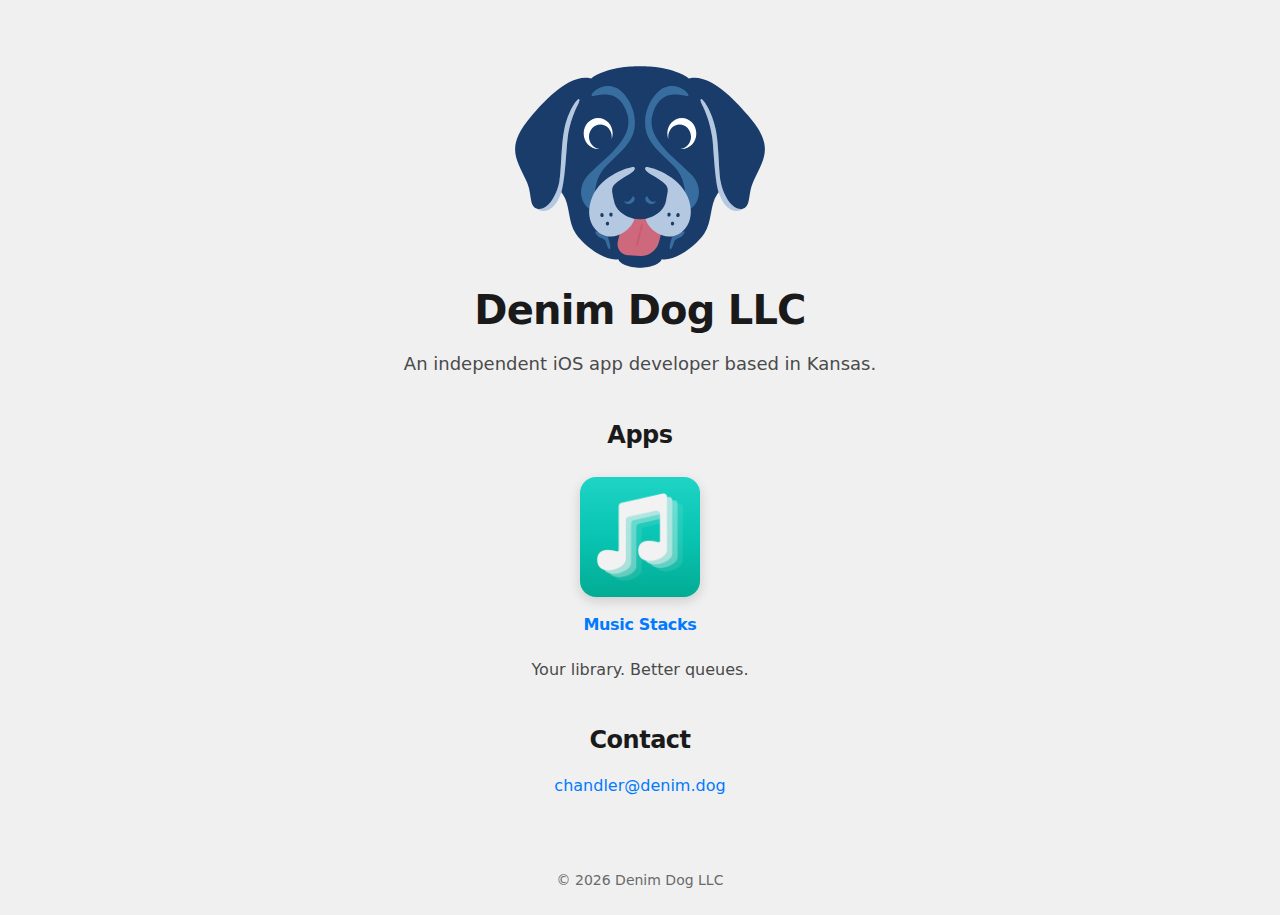
<file: index.html>
<!DOCTYPE html>
<html lang="en">
<head>
    <meta charset="UTF-8">
    <meta name="viewport" content="width=device-width, initial-scale=1.0">
    <link rel="canonical" href="https://denim.dog">
    <title>Denim Dog LLC</title>
    <meta name="description" content="An independent iOS app developer based in Kansas.">
    <meta name="author" content="Denim Dog LLC">
    <link rel="icon" type="image/svg+xml" href="logo.svg">
    <link rel="preload" href="logo.svg" as="image" type="image/svg+xml">
    <meta property="og:title" content="Denim Dog LLC">
    <meta property="og:description" content="An independent iOS app developer based in Kansas.">
    <meta property="og:type" content="website">
    <meta property="og:url" content="https://denim.dog">
    <meta property="og:image" content="https://denim.dog/logo-social.png">
    <meta property="og:image:type" content="image/png">
    <meta property="og:image:alt" content="Denim Dog LLC Logo">
    <meta name="twitter:card" content="summary">
    <meta name="twitter:title" content="Denim Dog LLC">
    <meta name="twitter:description" content="An independent iOS app developer based in Kansas.">
    <meta name="twitter:image" content="https://denim.dog/logo-social.png">
    <meta name="twitter:image:alt" content="Denim Dog LLC Logo">
    
    <!-- Structured Data for SEO -->
    <script type="application/ld+json">
    {
        "@context": "https://schema.org",
        "@type": "Organization",
        "name": "Denim Dog LLC",
        "description": "An independent iOS app developer based in Kansas",
        "url": "https://denim.dog",
        "logo": "https://denim.dog/logo.svg",
        "contactPoint": {
            "@type": "ContactPoint",
            "email": "chandler@denim.dog",
            "contactType": "customer service"
        }
    }
    </script>
    
    <style>
        :root {
            --color-bg-light: #f0f0f0;
            --color-bg-dark: #1c1c1e;
            --color-text-primary-light: #1a1a1a;
            --color-text-primary-dark: #ffffff;
            --color-text-secondary-light: #4a4a4a;
            --color-text-secondary-dark: #d1d1d6;
            --color-text-tertiary-light: #6a6a6a;
            --color-text-tertiary-dark: #98989d;
            --color-accent-light: #007AFF;
            --color-accent-dark: #0A84FF;
            --color-accent-hover-light: #0056CC;
            --color-accent-hover-dark: #409CFF;
            --color-border-light: #e0e0e0;
            --color-border-dark: #3a3a3c;
            
            --spacing-xs: 0.5rem;
            --spacing-sm: 0.75rem;
            --spacing-md: 1rem;
            --spacing-lg: 1.5rem;
            --spacing-xl: 2rem;
            
            --font-size-sm: 0.875rem;
            --font-size-md: 1rem;
            --font-size-lg: 1.125rem;
            --font-size-xl: 1.5rem;
            
            --border-radius: 8px;
            --border-radius-lg: 16px;
            
            --shadow-app-icon: 0 4px 12px rgba(0, 0, 0, 0.15);
            --transition-default: 0.2s ease;
            
            /* Responsive sizes */
            --logo-size: clamp(250px, 20vw, 500px);
            --app-icon-size: clamp(70px, 12vw, 120px);
            --body-padding-top: clamp(2rem, 5vw, 4rem);
            --section-spacing: clamp(1.5rem, 4vw, 2.5rem);
            --section-bottom-spacing: clamp(2rem, 6vw, 3rem);
            --company-name-font-size: clamp(1.5rem, 4vw, 2.5rem);
            --footer-padding: clamp(1rem, 2vw, 1.5rem);
        }

        * {
            margin: 0;
            padding: 0;
            box-sizing: border-box;
        }

        html {
            background-color: var(--color-bg-light);
        }

        body {
            min-height: 100vh;
            background-color: var(--color-bg-light);
            display: flex;
            flex-direction: column;
            align-items: center;
            overflow-x: hidden;
            padding-top: var(--body-padding-top);
            font-family: -apple-system, BlinkMacSystemFont, 'Segoe UI', system-ui, sans-serif;
            line-height: 1.5;
        }

        .logo-container {
            display: flex;
            flex-direction: column;
            align-items: center;
        }

        .logo {
            width: var(--logo-size);
            height: auto;
            max-width: 80vw;
        }

        .company-name {
            color: var(--color-text-primary-light);
            font-size: var(--company-name-font-size);
            font-weight: 600;
            letter-spacing: -0.02em;
            margin-top: var(--spacing-md);
            text-align: center;
            line-height: 1.2;
        }

        .company-description {
            color: var(--color-text-secondary-light);
            font-size: var(--font-size-lg);
            margin-top: var(--spacing-md);
            text-align: center;
            max-width: 600px;
        }

        .contact-text {
            color: var(--color-text-secondary-light);
            font-size: var(--font-size-md);
            margin-top: var(--spacing-xs);
            text-align: center;
        }

        .contact-link {
            color: var(--color-accent-light);
            text-decoration: none;
            font-weight: 500;
            transition: color var(--transition-default);
        }

        .contact-link:hover {
            text-decoration: underline;
            color: var(--color-accent-hover-light);
        }

        .contact-link:focus {
            outline: 2px solid var(--color-accent-light);
            outline-offset: 2px;
        }

        .apps-section {
            margin-top: var(--section-spacing);
            text-align: center;
        }

        .apps-section:last-of-type {
            margin-bottom: var(--section-bottom-spacing);
        }

        .apps-heading {
            color: var(--color-text-primary-light);
            font-size: var(--font-size-xl);
            font-weight: 600;
            margin-bottom: var(--spacing-md);
            letter-spacing: -0.02em;
        }

        .app-item {
            display: flex;
            flex-direction: column;
            align-items: center;
        }

        .app-link {
            text-decoration: none;
            display: flex;
            flex-direction: column;
            align-items: center;
            border-radius: var(--border-radius);
            padding: var(--spacing-xs);
            transition: opacity var(--transition-default);
        }

        .app-link:hover {
            opacity: 0.8;
        }

        .app-link:focus {
            outline: 2px solid var(--color-accent-light);
            outline-offset: 2px;
        }

        .app-icon {
            width: var(--app-icon-size);
            height: var(--app-icon-size);
            border-radius: var(--border-radius-lg);
            box-shadow: var(--shadow-app-icon);
        }

        .app-icon-light {
            display: block;
        }

        .app-icon-dark {
            display: none;
        }

        .app-name {
            color: var(--color-accent-light);
            font-size: var(--font-size-md);
            font-weight: 600;
            margin-top: var(--spacing-md);
            letter-spacing: -0.02em;
            transition: color var(--transition-default);
        }

        .app-link:hover .app-name {
            color: var(--color-accent-hover-light);
        }

        .app-description {
            color: var(--color-text-secondary-light);
            font-size: var(--font-size-md);
            margin-top: var(--spacing-sm);
            text-align: center;
            line-height: 1.6;
            max-width: 480px;
        }

        footer {
            margin-top: auto;
            padding: var(--footer-padding) var(--spacing-md);
            text-align: center;
            width: 100%;
            display: flex;
            flex-direction: column;
            gap: var(--spacing-xs);
        }

        .copyright {
            color: var(--color-text-tertiary-light);
            font-size: var(--font-size-sm);
        }

        /* Dark Mode */
        @media (prefers-color-scheme: dark) {
            html,
            body {
                background-color: var(--color-bg-dark);
            }

            .company-name,
            .apps-heading {
                color: var(--color-text-primary-dark);
            }

            .company-description,
            .contact-text,
            .app-description {
                color: var(--color-text-secondary-dark);
            }

            .contact-link,
            .app-name {
                color: var(--color-accent-dark);
            }

            .contact-link:hover,
            .app-link:hover .app-name {
                color: var(--color-accent-hover-dark);
            }

            .contact-link:focus,
            .app-link:focus {
                outline-color: var(--color-accent-dark);
            }

            .copyright {
                color: var(--color-text-tertiary-dark);
            }

            .app-icon-light {
                display: none;
            }

            .app-icon-dark {
                display: block;
            }
        }

        /* Accessibility */
        @media (prefers-reduced-motion: reduce) {
            *,
            *::before,
            *::after {
                animation-duration: 0.01ms !important;
                animation-iteration-count: 1 !important;
                transition-duration: 0.01ms !important;
            }
        }

        /* Print */
        @media print {
            body {
                background: white;
                color: black;
                padding: 0;
            }
            
            .app-icon-dark {
                display: none;
            }
            
            .app-icon-light {
                display: block;
            }
        }
    </style>
</head>
<body>
    <main>
        <header class="logo-container">
            <img src="logo.svg" alt="Denim Dog LLC Logo" class="logo" loading="eager">
            
            <h1 class="company-name">Denim Dog LLC</h1>
            
            <p class="company-description">An independent iOS app developer based in Kansas.</p>
        </header>
        
        <section class="apps-section">
            <h2 class="apps-heading">Apps</h2>
            <div class="app-item">
                <a href="https://musicstacks.app" class="app-link" aria-label="Learn more about Music Stacks app">
                    <img src="music-stacks-icon.png" alt="Music Stacks app icon" class="app-icon app-icon-light" loading="lazy">
                    <img src="music-stacks-icon-dark.png" alt="Music Stacks app icon" class="app-icon app-icon-dark" loading="lazy">
                    <div class="app-name">Music Stacks</div>
                </a>
                <p class="app-description">Your library. Better queues.</p>
            </div>
        </section>
        
        <section class="apps-section">
            <h2 class="apps-heading">Contact</h2>
            <p class="contact-text"><a href="mailto:chandler@denim.dog" class="contact-link">chandler@denim.dog</a></p>
        </section>
    </main>

    <footer>
        <div class="copyright">
            &copy; 2026 Denim Dog LLC
        </div>
    </footer>
</body>
</html>
</file>
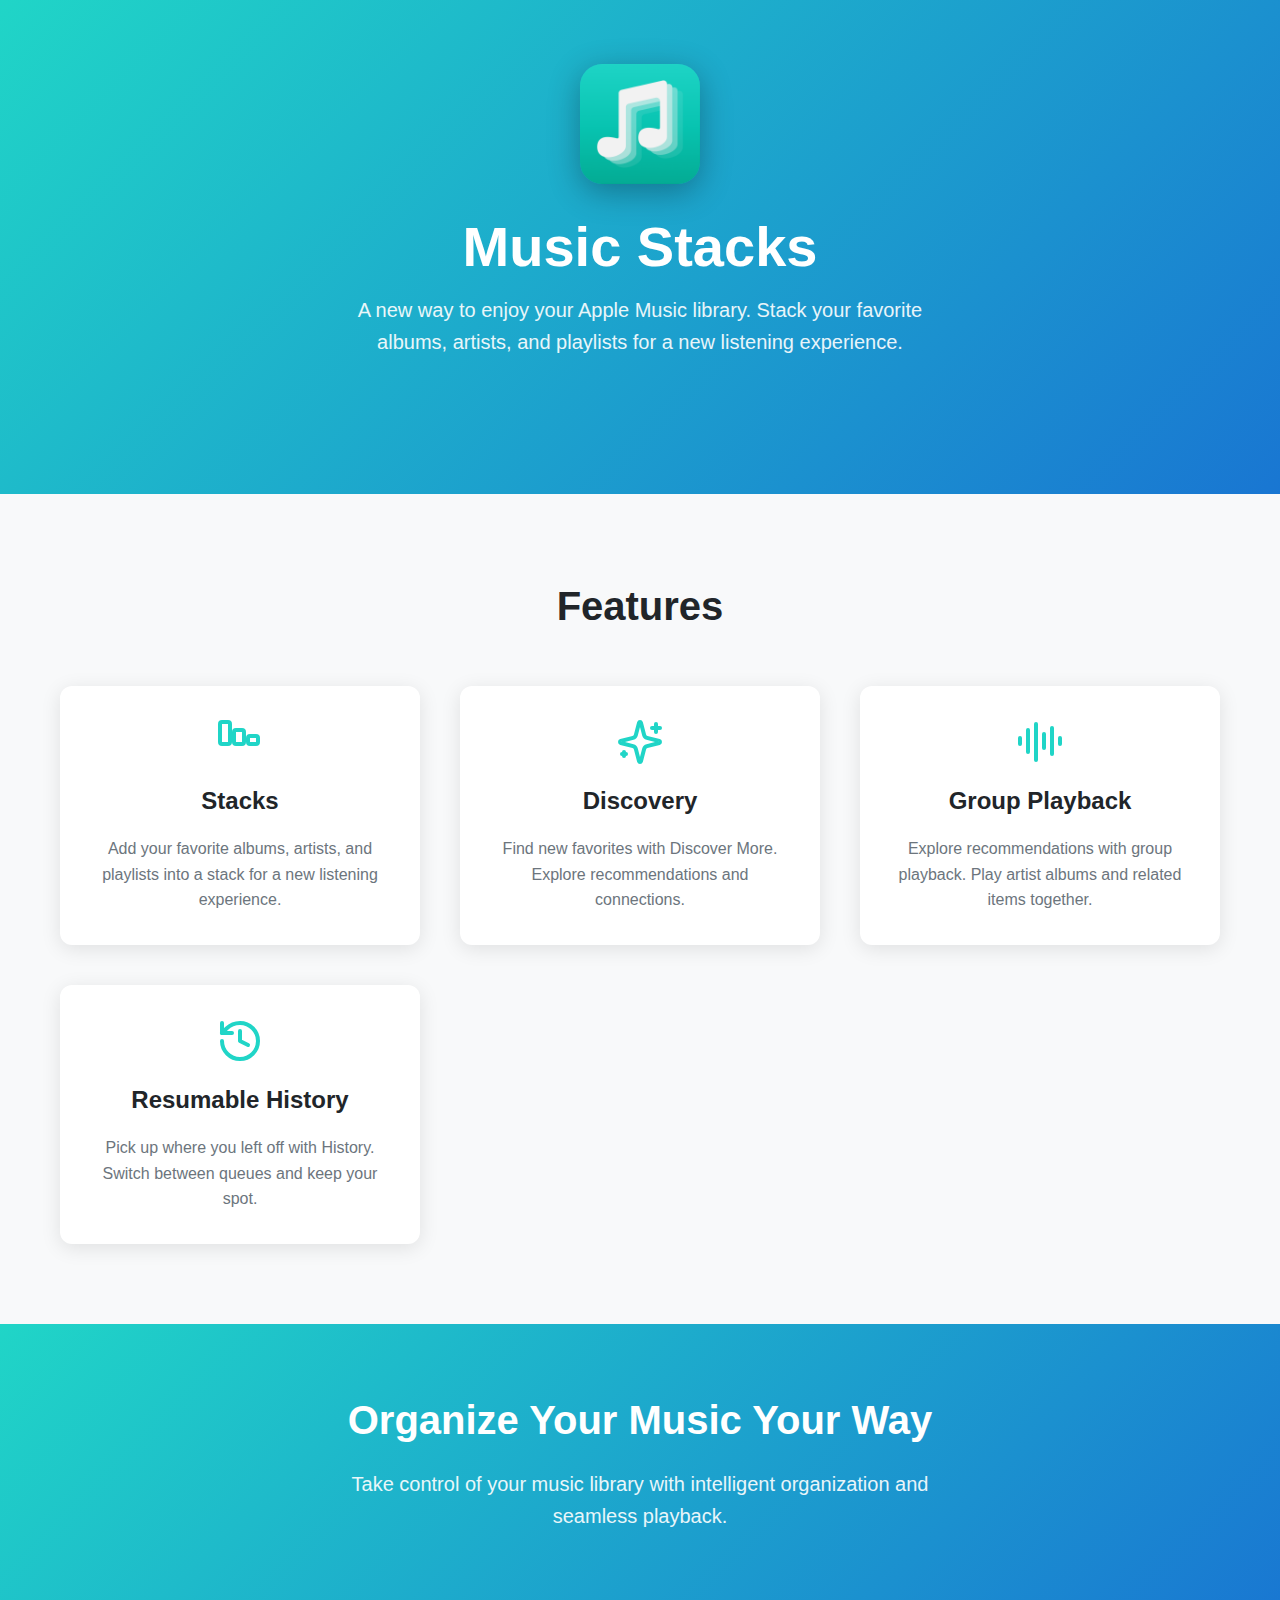
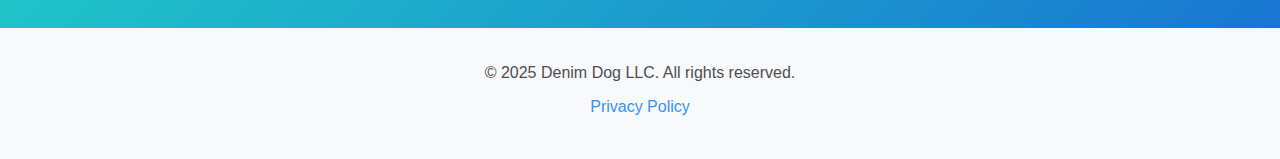
<file: musicstacks/index.html>
<!DOCTYPE html>
<html lang="en">
<head>
    <meta charset="UTF-8">
    <meta name="viewport" content="width=device-width, initial-scale=1.0">
    <title>Music Stacks - Organize Your Music Your Way</title>
    <meta name="description" content="Music Stacks - The ultimate music organization app for Apple Music. Create custom stacks, discover new music, and enjoy seamless playback.">
    <link rel="icon" type="image/png" href="app-icon.png">
    <link rel="apple-touch-icon" href="app-icon.png">
    <link rel="stylesheet" href="styles.css">
</head>
<body>
    <main>
        <section class="hero">
            <div class="container">
                <div class="hero-content">
                    <div class="app-icon-container">
                        <img src="app-icon.png" alt="Music Stacks App Icon" class="app-icon" width="120" height="120">
                    </div>
                    <h1 class="app-title">Music Stacks</h1>
                    <p class="hero-subtitle">A new way to enjoy your Apple Music library. Stack your favorite albums, artists, and playlists for a new listening experience.</p>
                    <!-- Hide App Store badge until available
                    <div class="cta-container">
                        <a href="#" class="app-store-button" aria-label="Download Music Stacks on the App Store">
                            <img src="app-store-badge-black.svg" alt="Download on the App Store" class="app-store-badge">
                        </a>
                    </div>
                    -->
                </div>
            </div>
        </section>

        <section class="features">
            <div class="container">
                <h2>Features</h2>
                <div class="features-grid">
                    <div class="feature">
                        <div class="feature-icon">
                            <svg viewBox="0 0 24 24" fill="none" stroke="currentColor" stroke-width="2" stroke-linecap="round" stroke-linejoin="round">
                                <rect width="5" height="11" x="2" y="2" rx="1"/>
                                <rect width="5" height="7" x="9" y="6" rx="1"/>
                                <rect width="5" height="4" x="16" y="9" rx="1"/>
                            </svg>
                        </div>
                        <h3>Stacks</h3>
                        <p>Add your favorite albums, artists, and playlists into a stack for a new listening experience.</p>
                    </div>
                    <div class="feature">
                        <div class="feature-icon">
                            <svg viewBox="0 0 24 24" fill="none" stroke="currentColor" stroke-width="2" stroke-linecap="round" stroke-linejoin="round">
                                <path d="M9.937 15.5A2 2 0 0 0 8.5 14.063l-6.135-1.582a.5.5 0 0 1 0-.962L8.5 9.936A2 2 0 0 0 9.937 8.5l1.582-6.135a.5.5 0 0 1 .963 0L14.063 8.5A2 2 0 0 0 15.5 9.937l6.135 1.582a.5.5 0 0 1 0 .962L15.5 14.063a2 2 0 0 0-1.437 1.437l-1.582 6.135a.5.5 0 0 1-.963 0z"/>
                                <path d="M20 3v4"/>
                                <path d="M22 5h-4"/>
                                <path d="M4 17v2"/>
                                <path d="M5 18H3"/>
                            </svg>
                        </div>
                        <h3>Discovery</h3>
                        <p>Find new favorites with Discover More. Explore recommendations and connections.</p>
                    </div>
                    <div class="feature">
                        <div class="feature-icon">
                            <svg viewBox="0 0 24 24" fill="none" stroke="currentColor" stroke-width="2" stroke-linecap="round" stroke-linejoin="round">
                                <path d="M2 10v3"/>
                                <path d="M6 6v11"/>
                                <path d="M10 3v18"/>
                                <path d="M14 8v7"/>
                                <path d="M18 5v13"/>
                                <path d="M22 10v3"/>
                            </svg>
                        </div>
                        <h3>Group Playback</h3>
                        <p>Explore recommendations with group playback. Play artist albums and related items together.</p>
                    </div>
                    <div class="feature">
                        <div class="feature-icon">
                            <svg viewBox="0 0 24 24" fill="none" stroke="currentColor" stroke-width="2" stroke-linecap="round" stroke-linejoin="round">
                                <path d="M3 12a9 9 0 1 0 9-9 9.75 9.75 0 0 0-6.74 2.74L3 8"/>
                                <path d="M3 3v5h5"/>
                                <path d="M12 7v5l4 2"/>
                            </svg>
                        </div>
                        <h3>Resumable History</h3>
                        <p>Pick up where you left off with History. Switch between queues and keep your spot.</p>
                    </div>
                </div>
            </div>
        </section>

        <section class="cta-section">
            <div class="container">
                <h2>Organize Your Music Your Way</h2>
                <p>Take control of your music library with intelligent organization and seamless playback.</p>
                <!-- Hide App Store badge until available
                <a href="#" class="app-store-button" aria-label="Download Music Stacks on the App Store">
                    <img src="app-store-badge-black.svg" alt="Download on the App Store" class="app-store-badge">
                </a>
                -->
            </div>
        </section>
    </main>

    <footer>
        <div class="container">
            <p>&copy; 2025 Denim Dog LLC. All rights reserved.</p>
            <p><a href="privacy.html" style="color: #007AFF; text-decoration: none;">Privacy Policy</a></p>
        </div>
    </footer>
</body>
</html>
</file>
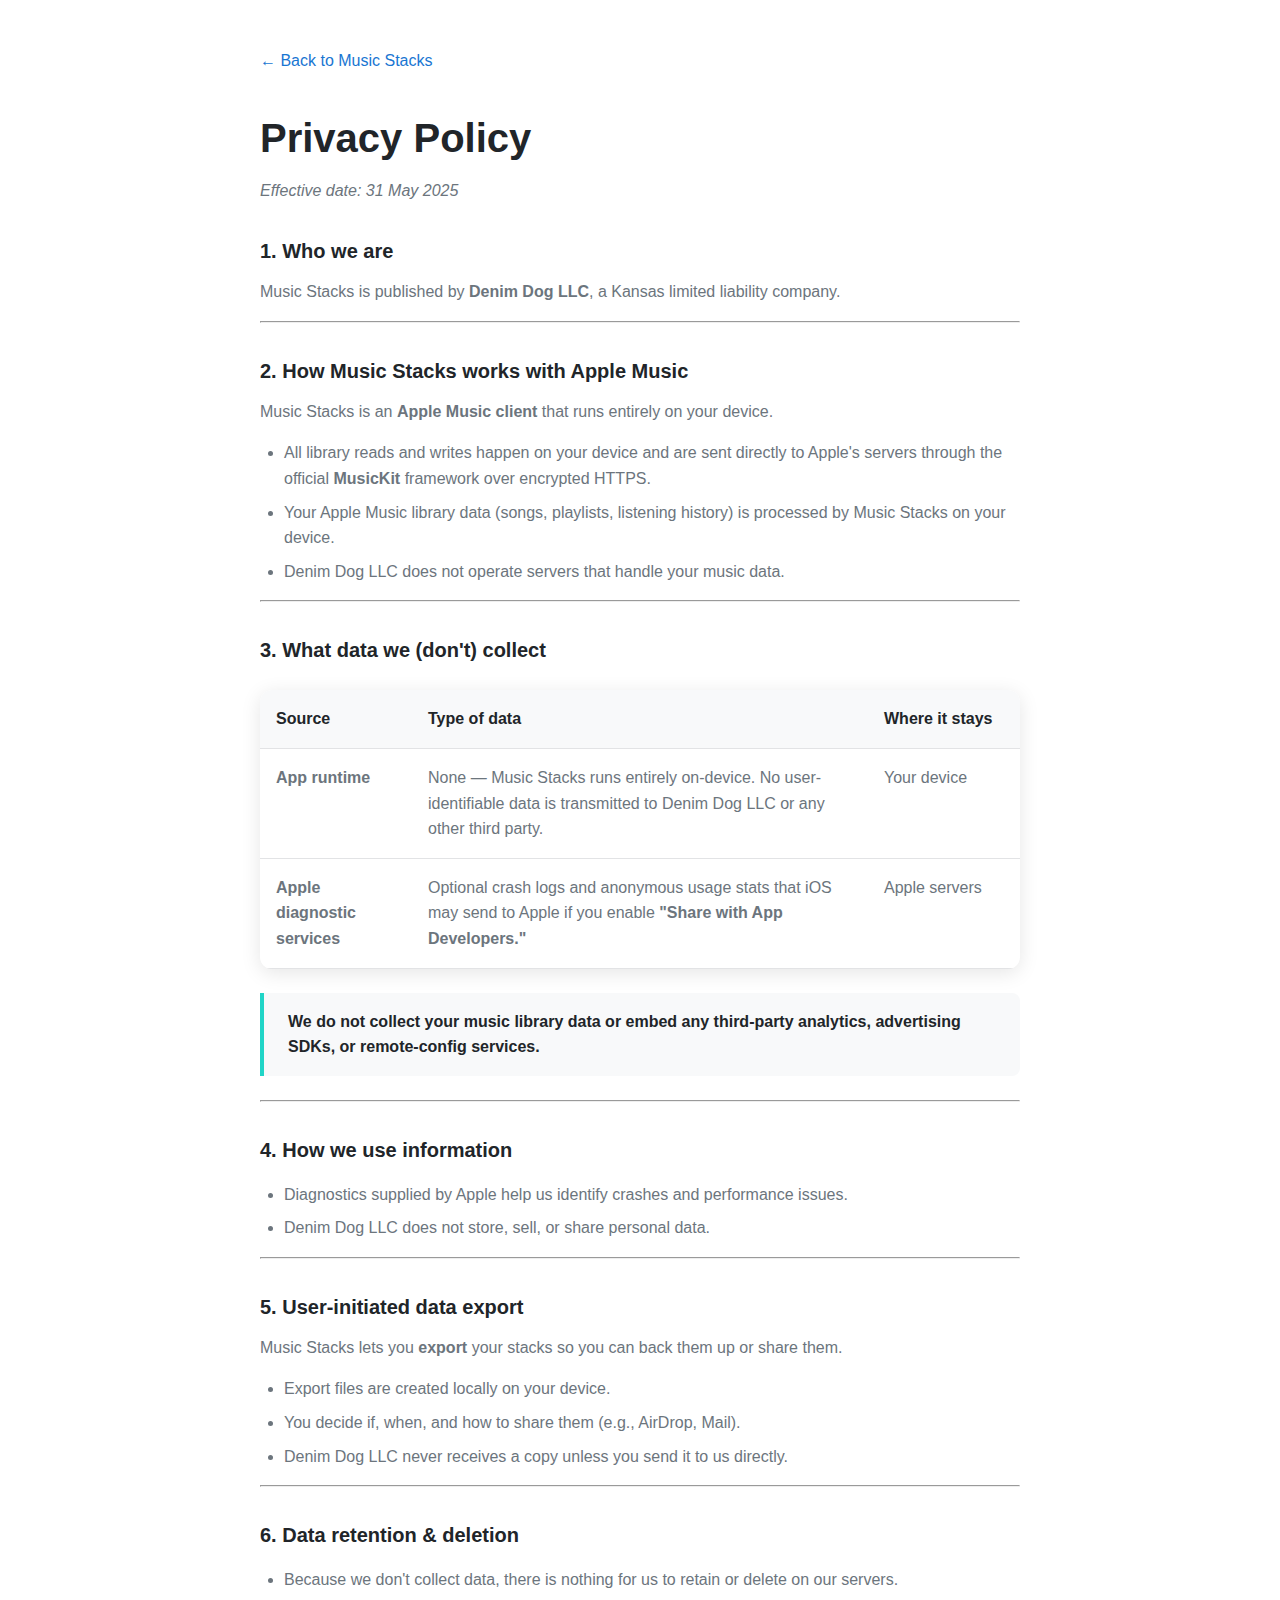
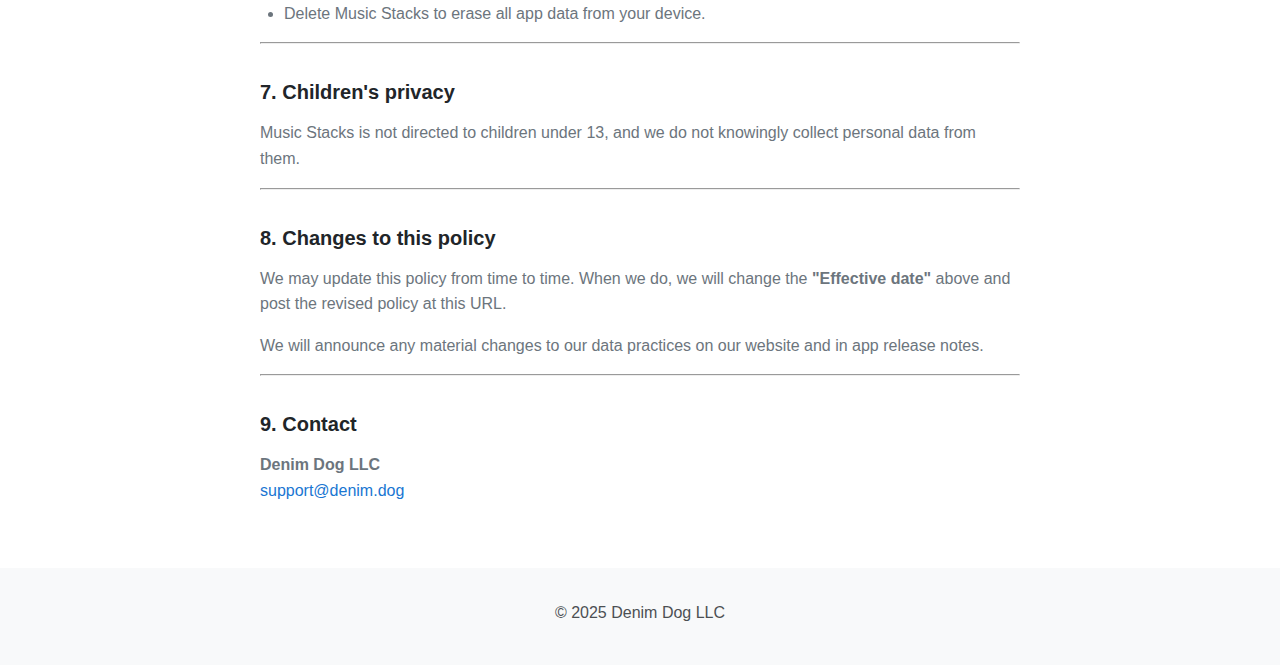
<file: musicstacks/privacy.html>
<!DOCTYPE html>
<html lang="en">
<head>
    <meta charset="UTF-8">
    <meta name="viewport" content="width=device-width, initial-scale=1.0">
    <title>Privacy Policy - Music Stacks</title>
    <meta name="description" content="Privacy Policy for Music Stacks - Learn how we protect your privacy and handle your data.">
    <link rel="icon" type="image/png" href="app-icon.png">
    <link rel="apple-touch-icon" href="app-icon.png">
    <link rel="stylesheet" href="styles.css">
</head>
<body>
    <main>
        <article class="legal-page">
            <div class="container">
                <nav>
                    <a href="index.html" class="back-link">← Back to Music Stacks</a>
                </nav>
                
                <header>
                    <h1>Privacy Policy</h1>
                    <time class="effective-date" datetime="2025-05-31">Effective date: 31 May 2025</time>
                </header>

                <section>
                    <h3>1. Who we are</h3>
                    <p>Music Stacks is published by <strong>Denim Dog LLC</strong>, a Kansas limited liability company.</p>

                    <hr>

                    <h3>2. How Music Stacks works with Apple Music</h3>
                    <p>Music Stacks is an <strong>Apple Music client</strong> that runs entirely on your device.</p>
                    <ul>
                        <li>All library reads and writes happen on your device and are sent directly to Apple's servers through the official <strong>MusicKit</strong> framework over encrypted HTTPS.</li>
                        <li>Your Apple Music library data (songs, playlists, listening history) is processed by Music Stacks on your device.</li>
                        <li>Denim Dog LLC does not operate servers that handle your music data.</li>
                    </ul>

                    <hr>

                    <h3>3. What data we (don't) collect</h3>
                    <table>
                        <thead>
                            <tr>
                                <th>Source</th>
                                <th>Type of data</th>
                                <th>Where it stays</th>
                            </tr>
                        </thead>
                        <tbody>
                            <tr>
                                <td data-label="Source"><strong>App runtime</strong></td>
                                <td data-label="Type of data">None — Music Stacks runs entirely on-device. No user-identifiable data is transmitted to Denim Dog LLC or any other third party.</td>
                                <td data-label="Where it stays">Your device</td>
                            </tr>
                            <tr>
                                <td data-label="Source"><strong>Apple diagnostic services</strong></td>
                                <td data-label="Type of data">Optional crash logs and anonymous usage stats that iOS may send to Apple if you enable <strong>"Share with App Developers."</strong></td>
                                <td data-label="Where it stays">Apple servers</td>
                            </tr>
                        </tbody>
                    </table>

                    <blockquote>
                        <p><strong>We do not collect your music library data or embed any third-party analytics, advertising SDKs, or remote-config services.</strong></p>
                    </blockquote>

                    <hr>

                    <h3>4. How we use information</h3>
                    <ul>
                        <li>Diagnostics supplied by Apple help us identify crashes and performance issues.</li>
                        <li>Denim Dog LLC does not store, sell, or share personal data.</li>
                    </ul>

                    <hr>

                    <h3>5. User-initiated data export</h3>
                    <p>Music Stacks lets you <strong>export</strong> your stacks so you can back them up or share them.</p>
                    <ul>
                        <li>Export files are created locally on your device.</li>
                        <li>You decide if, when, and how to share them (e.g., AirDrop, Mail).</li>
                        <li>Denim Dog LLC never receives a copy unless you send it to us directly.</li>
                    </ul>

                    <hr>

                    <h3>6. Data retention & deletion</h3>
                    <ul>
                        <li>Because we don't collect data, there is nothing for us to retain or delete on our servers.</li>
                        <li>Delete Music Stacks to erase all app data from your device.</li>
                    </ul>

                    <hr>

                    <h3>7. Children's privacy</h3>
                    <p>Music Stacks is not directed to children under 13, and we do not knowingly collect personal data from them.</p>

                    <hr>

                    <h3>8. Changes to this policy</h3>
                    <p>We may update this policy from time to time. When we do, we will change the <strong>"Effective date"</strong> above and post the revised policy at this URL.</p>
                    <p>We will announce any material changes to our data practices on our website and in app release notes.</p>

                    <hr>

                    <h3>9. Contact</h3>
                    <p><strong>Denim Dog LLC</strong><br>
                    <a href="mailto:support@denim.dog">support@denim.dog</a></p>
                </section>
            </div>
        </article>
    </main>

    <footer>
        <div class="container">
            <p>&copy; 2025 Denim Dog LLC</p>
        </div>
    </footer>
</body>
</html>
</file>
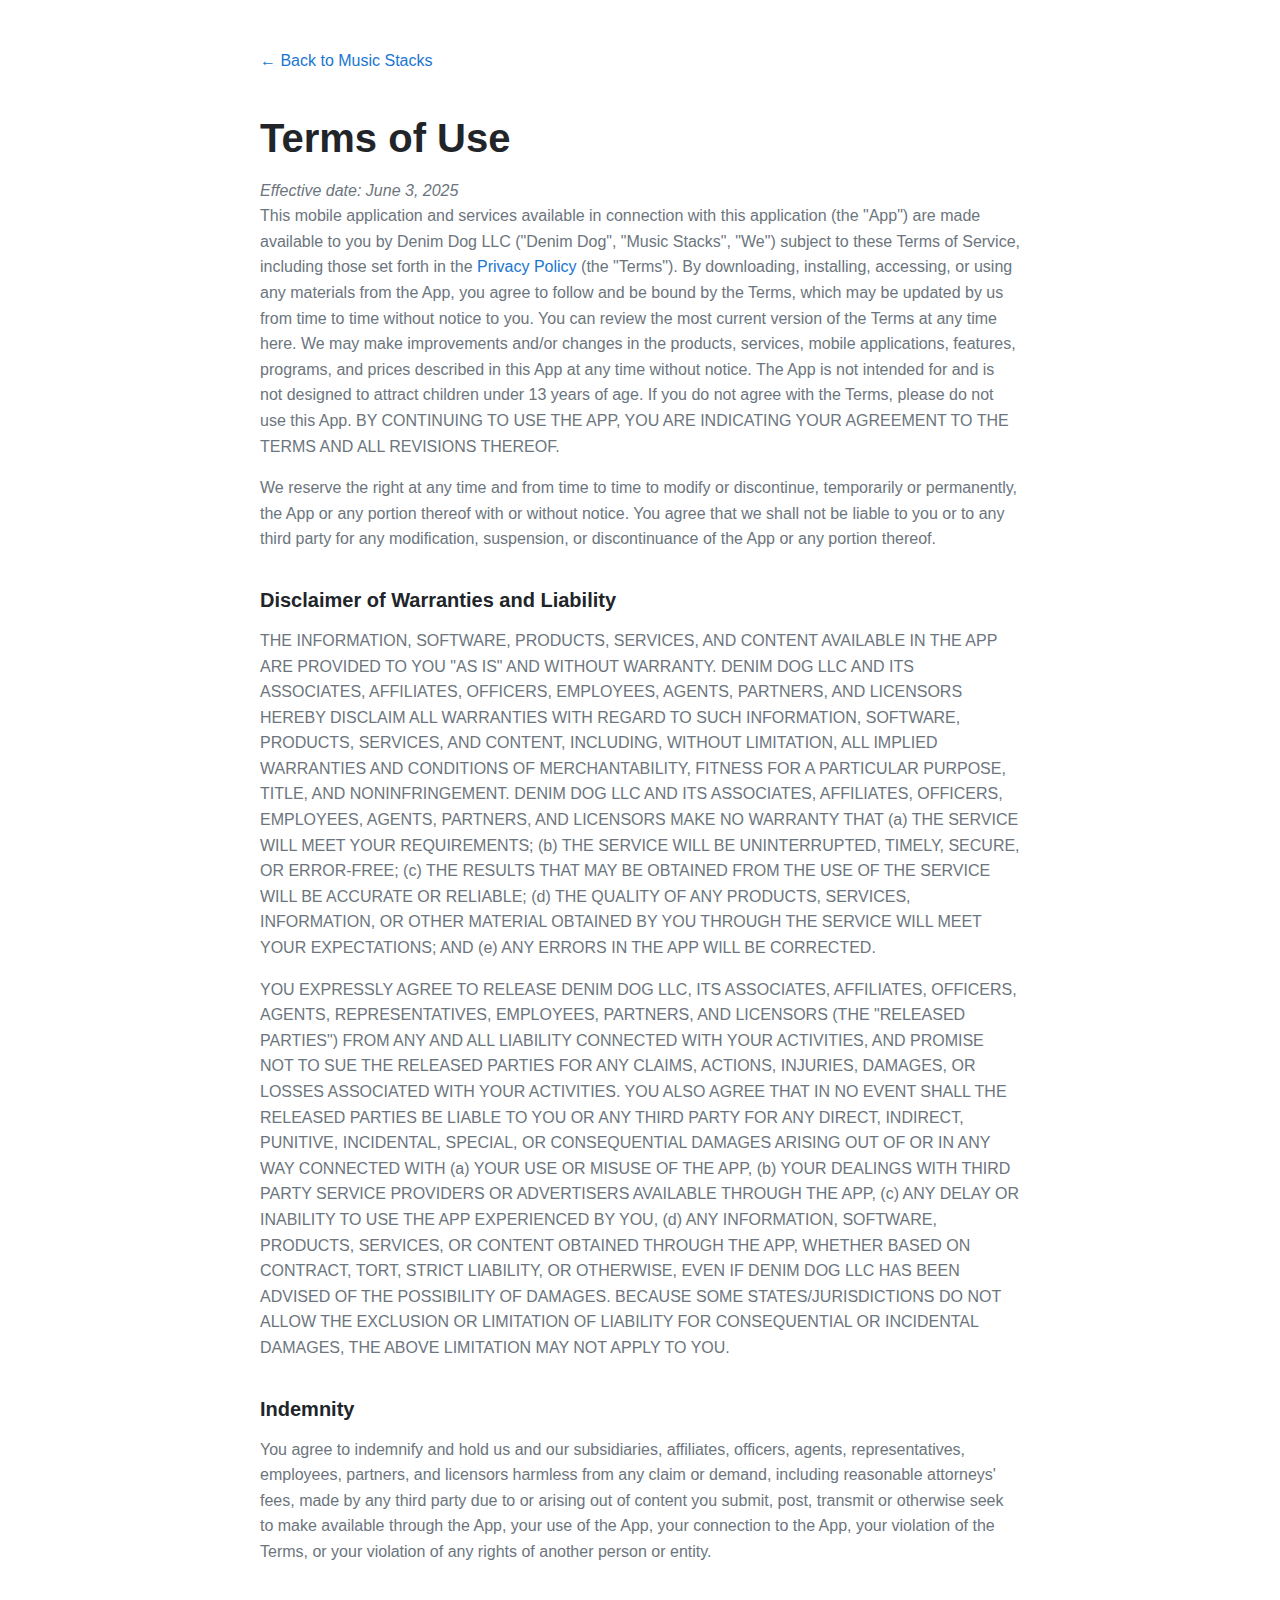
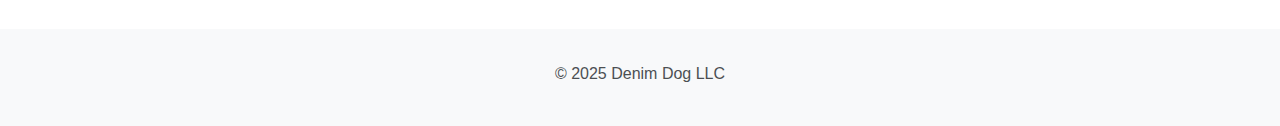
<file: musicstacks/terms.html>
<!DOCTYPE html>
<html lang="en">
<head>
    <meta charset="UTF-8">
    <meta name="viewport" content="width=device-width, initial-scale=1.0">
    <title>Terms of Use - Music Stacks</title>
    <meta name="description" content="Terms of Use for Music Stacks - Read our terms of service and usage agreement.">
    <link rel="icon" type="image/png" href="app-icon.png">
    <link rel="apple-touch-icon" href="app-icon.png">
    <link rel="stylesheet" href="styles.css">
</head>
<body>
    <main>
        <article class="legal-page">
            <div class="container">
                <nav>
                    <a href="index.html" class="back-link">← Back to Music Stacks</a>
                </nav>
                
                <header>
                    <h1>Terms of Use</h1>
                    <time class="effective-date" datetime="2025-06-03">Effective date: June 3, 2025</time>
                </header>

                <section>
                    <p>This mobile application and services available in connection with this application (the "App") are made available to you by Denim Dog LLC ("Denim Dog", "Music Stacks", "We") subject to these Terms of Service, including those set forth in the <a href="privacy.html">Privacy Policy</a> (the "Terms"). By downloading, installing, accessing, or using any materials from the App, you agree to follow and be bound by the Terms, which may be updated by us from time to time without notice to you. You can review the most current version of the Terms at any time here. We may make improvements and/or changes in the products, services, mobile applications, features, programs, and prices described in this App at any time without notice. The App is not intended for and is not designed to attract children under 13 years of age. If you do not agree with the Terms, please do not use this App. BY CONTINUING TO USE THE APP, YOU ARE INDICATING YOUR AGREEMENT TO THE TERMS AND ALL REVISIONS THEREOF.</p>

                    <p>We reserve the right at any time and from time to time to modify or discontinue, temporarily or permanently, the App or any portion thereof with or without notice. You agree that we shall not be liable to you or to any third party for any modification, suspension, or discontinuance of the App or any portion thereof.</p>

                    <h3>Disclaimer of Warranties and Liability</h3>

                    <p>THE INFORMATION, SOFTWARE, PRODUCTS, SERVICES, AND CONTENT AVAILABLE IN THE APP ARE PROVIDED TO YOU "AS IS" AND WITHOUT WARRANTY. DENIM DOG LLC AND ITS ASSOCIATES, AFFILIATES, OFFICERS, EMPLOYEES, AGENTS, PARTNERS, AND LICENSORS HEREBY DISCLAIM ALL WARRANTIES WITH REGARD TO SUCH INFORMATION, SOFTWARE, PRODUCTS, SERVICES, AND CONTENT, INCLUDING, WITHOUT LIMITATION, ALL IMPLIED WARRANTIES AND CONDITIONS OF MERCHANTABILITY, FITNESS FOR A PARTICULAR PURPOSE, TITLE, AND NONINFRINGEMENT. DENIM DOG LLC AND ITS ASSOCIATES, AFFILIATES, OFFICERS, EMPLOYEES, AGENTS, PARTNERS, AND LICENSORS MAKE NO WARRANTY THAT (a) THE SERVICE WILL MEET YOUR REQUIREMENTS; (b) THE SERVICE WILL BE UNINTERRUPTED, TIMELY, SECURE, OR ERROR-FREE; (c) THE RESULTS THAT MAY BE OBTAINED FROM THE USE OF THE SERVICE WILL BE ACCURATE OR RELIABLE; (d) THE QUALITY OF ANY PRODUCTS, SERVICES, INFORMATION, OR OTHER MATERIAL OBTAINED BY YOU THROUGH THE SERVICE WILL MEET YOUR EXPECTATIONS; AND (e) ANY ERRORS IN THE APP WILL BE CORRECTED.</p>

                    <p>YOU EXPRESSLY AGREE TO RELEASE DENIM DOG LLC, ITS ASSOCIATES, AFFILIATES, OFFICERS, AGENTS, REPRESENTATIVES, EMPLOYEES, PARTNERS, AND LICENSORS (THE "RELEASED PARTIES") FROM ANY AND ALL LIABILITY CONNECTED WITH YOUR ACTIVITIES, AND PROMISE NOT TO SUE THE RELEASED PARTIES FOR ANY CLAIMS, ACTIONS, INJURIES, DAMAGES, OR LOSSES ASSOCIATED WITH YOUR ACTIVITIES. YOU ALSO AGREE THAT IN NO EVENT SHALL THE RELEASED PARTIES BE LIABLE TO YOU OR ANY THIRD PARTY FOR ANY DIRECT, INDIRECT, PUNITIVE, INCIDENTAL, SPECIAL, OR CONSEQUENTIAL DAMAGES ARISING OUT OF OR IN ANY WAY CONNECTED WITH (a) YOUR USE OR MISUSE OF THE APP, (b) YOUR DEALINGS WITH THIRD PARTY SERVICE PROVIDERS OR ADVERTISERS AVAILABLE THROUGH THE APP, (c) ANY DELAY OR INABILITY TO USE THE APP EXPERIENCED BY YOU, (d) ANY INFORMATION, SOFTWARE, PRODUCTS, SERVICES, OR CONTENT OBTAINED THROUGH THE APP, WHETHER BASED ON CONTRACT, TORT, STRICT LIABILITY, OR OTHERWISE, EVEN IF DENIM DOG LLC HAS BEEN ADVISED OF THE POSSIBILITY OF DAMAGES. BECAUSE SOME STATES/JURISDICTIONS DO NOT ALLOW THE EXCLUSION OR LIMITATION OF LIABILITY FOR CONSEQUENTIAL OR INCIDENTAL DAMAGES, THE ABOVE LIMITATION MAY NOT APPLY TO YOU.</p>

                    <h3>Indemnity</h3>

                    <p>You agree to indemnify and hold us and our subsidiaries, affiliates, officers, agents, representatives, employees, partners, and licensors harmless from any claim or demand, including reasonable attorneys' fees, made by any third party due to or arising out of content you submit, post, transmit or otherwise seek to make available through the App, your use of the App, your connection to the App, your violation of the Terms, or your violation of any rights of another person or entity.</p>
                </section>
            </div>
        </article>
    </main>

    <footer>
        <div class="container">
            <p>&copy; 2025 Denim Dog LLC</p>
        </div>
    </footer>
</body>
</html>
</file>
<file: musicstacks/styles.css>
/* Reset and base styles */
* {
    margin: 0;
    padding: 0;
    box-sizing: border-box;
}

:root {
    /* Music Stacks Brand Colors - Light Mode */
    --background-color: #ffffff;
    --text-color: #212529;
    --text-secondary: #6c757d;
    --header-background: rgba(255, 255, 255, 0.8);
    --features-background: #f8f9fa;
    --card-background: #ffffff;
    --shadow-color: rgba(0, 0, 0, 0.1);
    --shadow-hover: rgba(0, 0, 0, 0.15);
    --accent-color: #20D5C7;
    --secondary-accent: #1976D2;
    --hero-gradient-start: #20D5C7;
    --hero-gradient-end: #1976D2;
    --cta-gradient-start: #20D5C7;
    --cta-gradient-end: #1976D2;
    --footer-background: #f8f9fa;
    --footer-text: #212529;
}

@media (prefers-color-scheme: dark) {
    :root {
        /* Music Stacks Brand Colors - Dark Mode */
        --background-color: #121212;
        --text-color: #ffffff;
        --text-secondary: #b0b0b0;
        --header-background: rgba(26, 26, 26, 0.8);
        --features-background: #1a1a1a;
        --card-background: #2c2c2e;
        --shadow-color: rgba(0, 0, 0, 0.3);
        --shadow-hover: rgba(0, 0, 0, 0.5);
        --accent-color: #20D5C7;
        --secondary-accent: #42A5F5;
        --hero-gradient-start: #20D5C7;
        --hero-gradient-end: #42A5F5;
        --cta-gradient-start: #20D5C7;
        --cta-gradient-end: #42A5F5;
        --footer-background: #1a1a1a;
        --footer-text: #ffffff;
    }
}

body {
    font-family: -apple-system, BlinkMacSystemFont, 'Segoe UI', Roboto, Oxygen, Ubuntu, Cantarell, sans-serif;
    line-height: 1.6;
    color: var(--text-color);
    background-color: var(--background-color);
    transition: background-color 0.3s ease, color 0.3s ease;
}

.container {
    max-width: 1200px;
    margin: 0 auto;
    padding: 0 20px;
}

/* No header styles needed */

/* Hero section */
.hero {
    background: linear-gradient(135deg, var(--hero-gradient-start) 0%, var(--hero-gradient-end) 100%);
    color: white;
    padding: 4rem 0 6rem;
    text-align: center;
}

.app-icon-container {
    margin-bottom: 2rem;
    display: flex;
    flex-direction: column;
    align-items: center;
}

.app-icon {
    border-radius: 22px;
    box-shadow: 0 8px 32px rgba(0, 0, 0, 0.3);
    transition: transform 0.3s ease;
}

.app-icon:hover {
    transform: scale(1.05);
}

.app-title {
    font-size: 3.5rem;
    font-weight: 700;
    margin-bottom: 1rem;
    line-height: 1.1;
    color: white;
    text-align: center;
}

.hero-subtitle {
    font-size: 1.25rem;
    margin-bottom: 2.5rem;
    opacity: 0.9;
    max-width: 600px;
    margin-left: auto;
    margin-right: auto;
}

.cta-container {
    margin-top: 2rem;
}

.app-store-button {
    display: inline-block;
    transition: transform 0.2s ease;
}

.app-store-button:hover {
    transform: translateY(-2px);
}

.app-store-badge {
    height: 60px;
    width: auto;
}

@media (prefers-color-scheme: dark) {
    .app-store-badge {
        content: url('app-store-badge-white.svg');
    }
}

/* Features section */
.features {
    padding: 5rem 0;
    background-color: var(--features-background);
    transition: background-color 0.3s ease;
}

.features h2 {
    text-align: center;
    font-size: 2.5rem;
    margin-bottom: 3rem;
    color: var(--text-color);
}

.features-grid {
    display: grid;
    grid-template-columns: repeat(auto-fit, minmax(280px, 1fr));
    gap: 2.5rem;
    margin-top: 3rem;
}

.feature {
    text-align: center;
    padding: 2rem;
    background: var(--card-background);
    border-radius: 12px;
    box-shadow: 0 4px 20px var(--shadow-color);
    transition: transform 0.3s ease, box-shadow 0.3s ease, background-color 0.3s ease;
}

.feature:hover {
    transform: translateY(-5px);
    box-shadow: 0 8px 30px var(--shadow-hover);
}

.feature-icon {
    width: 48px;
    height: 48px;
    margin: 0 auto 1rem auto;
    display: flex;
    align-items: center;
    justify-content: center;
}

.feature-icon svg {
    width: 100%;
    height: 100%;
    color: var(--accent-color);
    transition: color 0.3s ease, transform 0.3s ease;
}

.feature:hover .feature-icon svg {
    color: var(--secondary-accent);
    transform: scale(1.1);
}

.feature h3 {
    font-size: 1.5rem;
    margin-bottom: 1rem;
    color: var(--text-color);
}

.feature p {
    color: var(--text-secondary);
    line-height: 1.6;
}

/* CTA section */
.cta-section {
    background: linear-gradient(135deg, var(--cta-gradient-start) 0%, var(--cta-gradient-end) 100%);
    color: white;
    padding: 4rem 0;
    text-align: center;
}

.cta-section h2 {
    font-size: 2.5rem;
    margin-bottom: 1rem;
}

.cta-section p {
    font-size: 1.25rem;
    margin-bottom: 2rem;
    opacity: 0.9;
    max-width: 600px;
    margin-left: auto;
    margin-right: auto;
}

/* Footer */
footer {
    background-color: var(--footer-background);
    color: var(--footer-text);
    padding: 2rem 0;
    text-align: center;
    transition: background-color 0.3s ease;
}

footer p {
    margin-bottom: 0.5rem;
    opacity: 0.8;
}

/* Responsive design */
@media (max-width: 768px) {
    .app-title {
        font-size: 2.5rem;
    }
    
    .hero-subtitle {
        font-size: 1.1rem;
    }
    
    .features h2 {
        font-size: 2rem;
    }
    
    .cta-section h2 {
        font-size: 2rem;
    }
    
    .features-grid {
        grid-template-columns: 1fr;
        gap: 2rem;
    }
    
    .hero {
        padding: 3rem 0 4rem;
    }
    
    .features {
        padding: 3rem 0;
    }
    
    .cta-section {
        padding: 3rem 0;
    }
}

@media (max-width: 480px) {
    .container {
        padding: 0 15px;
    }
    
    .app-title {
        font-size: 2rem;
    }
    
    .app-store-badge {
        height: 50px;
    }
    
    .feature {
        padding: 1.5rem;
    }
    
    .app-icon {
        width: 100px;
        height: 100px;
    }
}

/* Accessibility improvements */
@media (prefers-reduced-motion: reduce) {
    .feature:hover,
    .app-store-button:hover {
        transform: none;
    }
    
    .feature,
    .app-store-button {
        transition: none;
    }
}

/* Focus styles for keyboard navigation */
.app-store-button:focus {
    outline: 2px solid var(--accent-color);
    outline-offset: 4px;
}

/* Legal pages (Privacy Policy, Terms of Use) */
.legal-page {
    padding: 3rem 0;
}

.legal-page .container {
    max-width: 800px;
    line-height: 1.6;
}

.legal-page h1 {
    color: var(--text-color);
    margin-bottom: 0.5rem;
    font-size: 2.5rem;
    font-weight: 700;
}

.legal-page h3 {
    color: var(--text-color);
    margin-top: 2rem;
    margin-bottom: 0.75rem;
    font-size: 1.25rem;
    font-weight: 600;
}

.legal-page p {
    margin-bottom: 1rem;
    color: var(--text-secondary);
}

.legal-page a {
    color: var(--secondary-accent);
    text-decoration: none;
}

.legal-page a:hover {
    text-decoration: underline;
}

.legal-page ul,
.legal-page ol {
    margin: 1rem 0;
    padding-left: 1.5rem;
}

.legal-page li {
    margin-bottom: 0.5rem;
    color: var(--text-secondary);
}

.legal-page blockquote {
    background-color: var(--features-background);
    border-left: 4px solid var(--accent-color);
    padding: 1rem 1.5rem;
    margin: 1.5rem 0;
    border-radius: 0 8px 8px 0;
}

.legal-page blockquote p {
    margin: 0;
    font-weight: 600;
    color: var(--text-color);
}

/* Table styles for legal pages */
.legal-page table {
    width: 100%;
    border-collapse: collapse;
    margin: 1.5rem 0;
    box-shadow: 0 4px 20px var(--shadow-color);
    border-radius: 12px;
    overflow: hidden;
    background: var(--card-background);
    table-layout: fixed;
}

.legal-page th,
.legal-page td {
    padding: 1rem;
    text-align: left;
    border-bottom: 1px solid rgba(108, 117, 125, 0.2);
    vertical-align: top;
}

.legal-page th {
    background-color: var(--features-background);
    font-weight: 600;
    color: var(--text-color);
    white-space: nowrap;
}

.legal-page th:nth-child(1) {
    width: 20%;
}

.legal-page th:nth-child(2) {
    width: 60%;
}

.legal-page th:nth-child(3) {
    width: 20%;
}

.legal-page td {
    color: var(--text-secondary);
}

.back-link {
    display: inline-block;
    margin-bottom: 2rem;
    color: var(--secondary-accent);
    text-decoration: none;
    font-weight: 500;
}

.back-link:hover {
    text-decoration: underline;
}

.effective-date {
    color: var(--text-secondary);
    font-style: italic;
    margin-bottom: 2rem;
}

.disclaimer {
    font-style: italic;
    color: var(--text-secondary);
    margin-top: 2rem;
    font-size: 0.9rem;
}

/* Legal page responsive styles */
@media (max-width: 768px) {
    .legal-page .container {
        padding: 0 1rem;
    }
    
    /* Table responsive behavior */
    .legal-page table {
        table-layout: auto;
        border: none;
        box-shadow: none;
        border-radius: 0;
        background: transparent;
        margin: 1rem 0;
    }
    
    .legal-page thead {
        display: none;
    }
    
    .legal-page tbody,
    .legal-page tr {
        display: block;
    }
    
    .legal-page tbody {
        margin: 0;
        padding: 0;
    }
    
    .legal-page tr {
        border: none;
        margin-bottom: 2rem;
        margin-top: 0;
        padding: 0;
        background: transparent;
        border-bottom: 1px solid rgba(108, 117, 125, 0.2);
        padding-bottom: 1.5rem;
    }
    
    .legal-page tr:first-child {
        margin-top: 0;
        padding-top: 0;
    }
    
    .legal-page tr:last-child {
        border-bottom: none;
        margin-bottom: 0;
        padding-bottom: 0;
    }
    
    .legal-page td {
        display: block;
        text-align: left;
        border: none;
        padding: 0.25rem 0;
        margin: 0;
        white-space: normal;
        position: relative;
        padding-left: 0;
    }
    
    .legal-page td:before {
        content: attr(data-label);
        display: block;
        font-weight: 600;
        color: var(--text-color);
        margin-bottom: 0.5rem;
        font-size: 1rem;
    }
}

@media (max-width: 480px) {
    .legal-page .container {
        padding: 0 0.75rem;
    }
}
</file>
